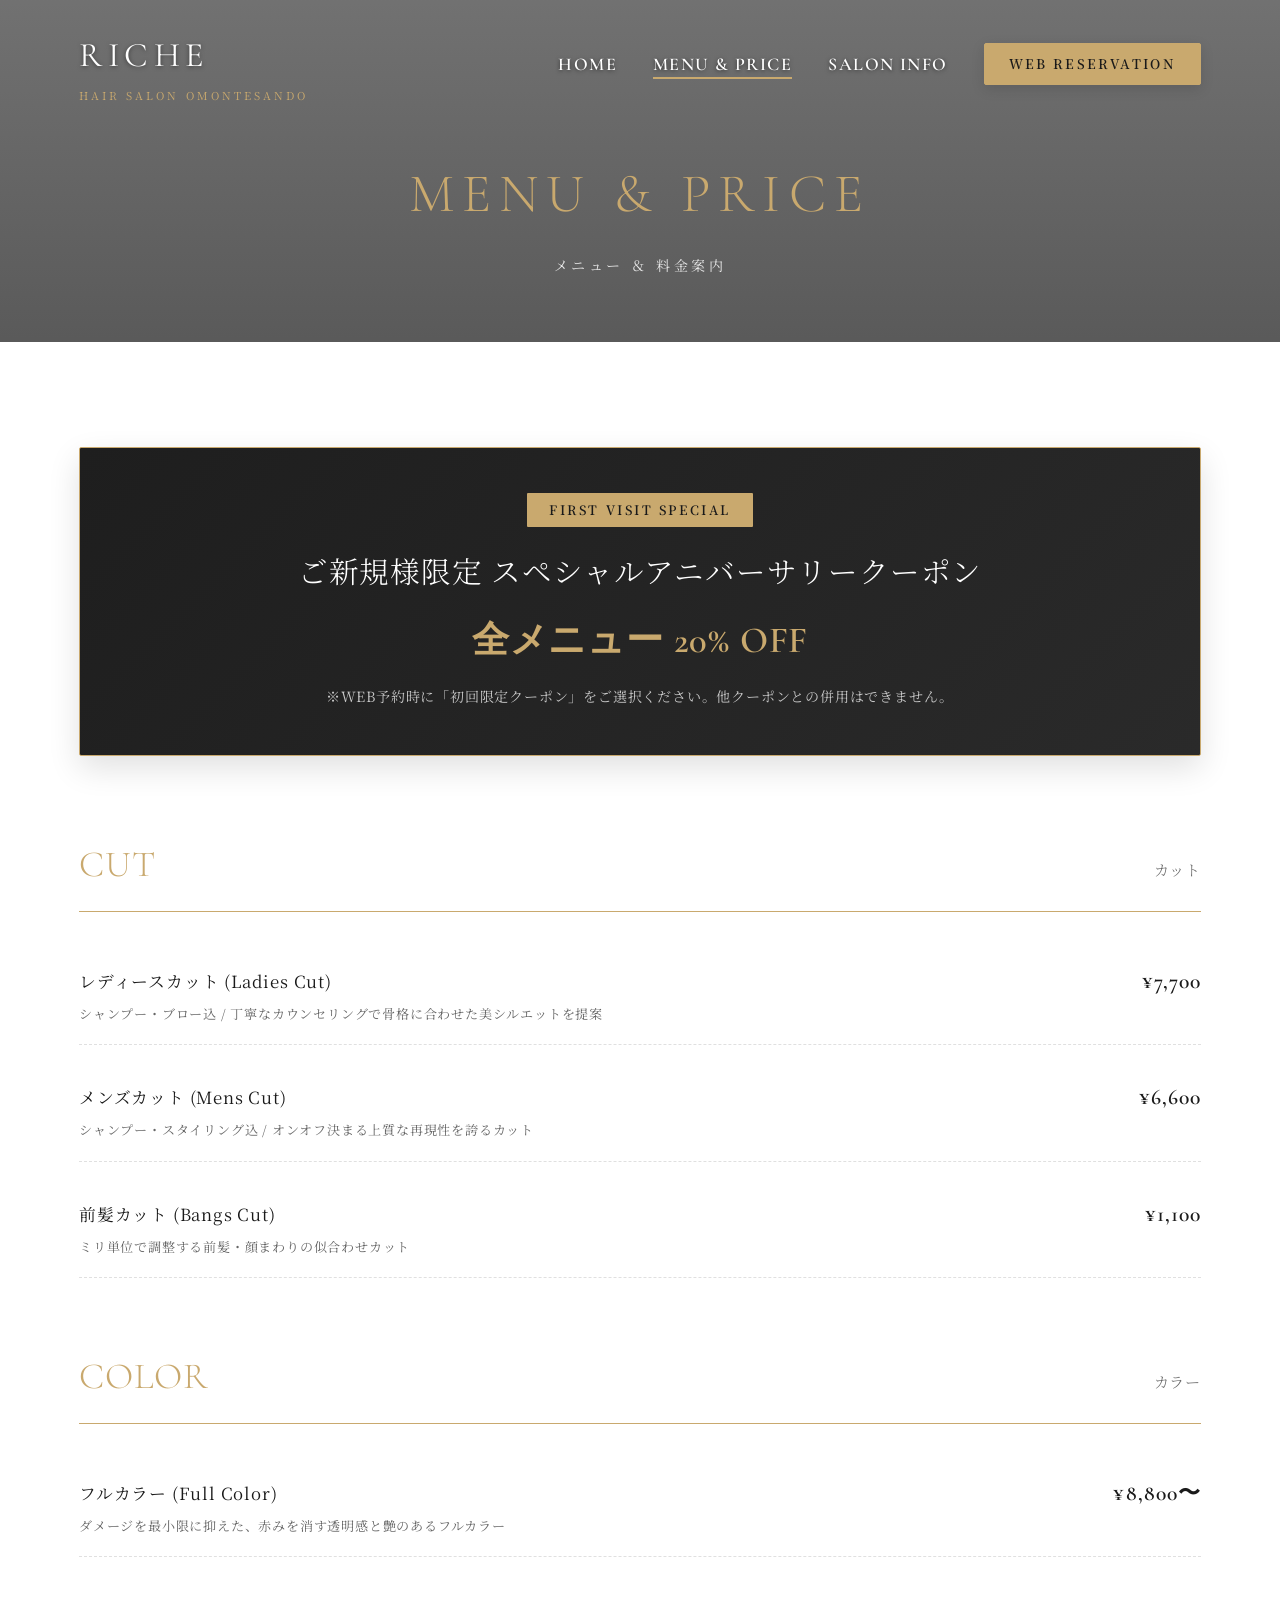
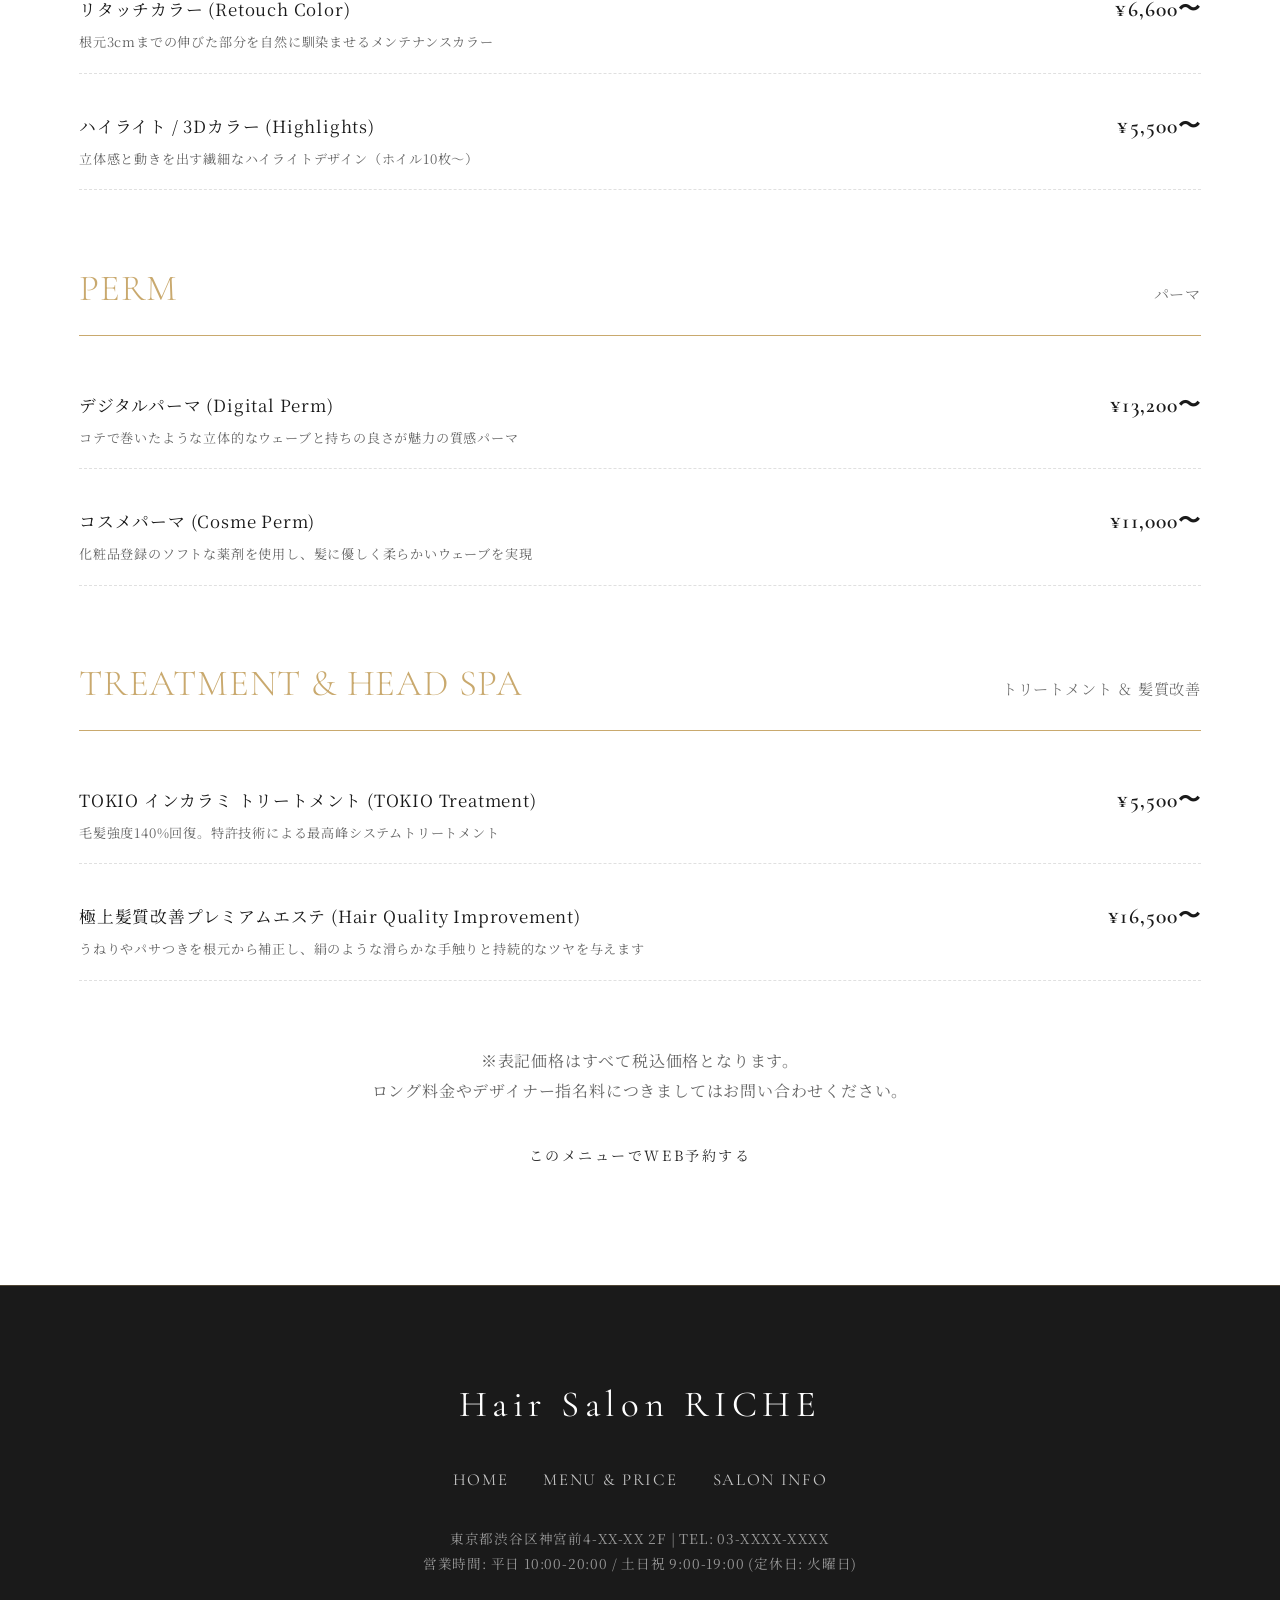
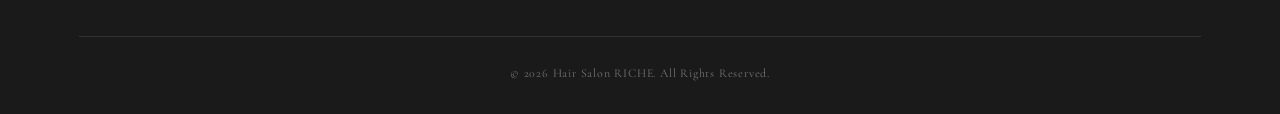
<file: menu.html>
<!DOCTYPE html>
<html lang="ja">
<head>
  <meta charset="UTF-8">
  <meta name="viewport" content="width=device-width, initial-scale=1.0">
  <!-- 検索エンジン最適化 (SEO) メタタグ -->
  <title>MENU & PRICE | Hair Salon RICHE 表参道</title>
  <meta name="description" content="Hair Salon RICHE（ヘアサロン リッシュ）の施術メニュー＆料金表。カット、カラー、デジタルパーマ、髪質改善トリートメントなどの豊富なメニューをご用意しています。初回限定全メニュー20%OFFクーポン実施中。">
  
  <!-- CSSスタイルシートの読み込み -->
  <link rel="stylesheet" href="style.css">
</head>
<body>

  <!-- ==========================================================================
       ヘッダーエリア
       ========================================================================== -->
  <header class="header">
    <div class="container header-container">
      <div class="logo">
        <a href="index.html">
          <span class="logo-main">RICHE</span>
          <span class="logo-sub">HAIR SALON OMONTESANDO</span>
        </a>
      </div>

      <nav class="header-nav">
        <ul class="nav-list">
          <li><a href="index.html" class="nav-link">HOME</a></li>
          <li><a href="menu.html" class="nav-link active">MENU & PRICE</a></li>
          <li><a href="salon.html" class="nav-link">SALON INFO</a></li>
          <li><a href="#" class="btn btn-gold header-btn reserve-btn">WEB RESERVATION</a></li>
        </ul>
      </nav>

      <button class="hamburger" aria-label="メニューを開く">
        <span class="hamburger-line"></span>
        <span class="hamburger-line"></span>
        <span class="hamburger-line"></span>
      </button>
    </div>
  </header>

  <!-- ==========================================================================
       ページヒーロー (コンパクトヘッダービジュアル)
       ========================================================================== -->
  <section class="page-hero">
    <div>
      <h1 class="page-hero-title fade-in">MENU & PRICE</h1>
      <p class="page-hero-sub fade-in">メニュー ＆ 料金案内</p>
    </div>
  </section>

  <!-- ==========================================================================
       メインコンテンツ (初回クーポン ＆ カテゴリ別料金表)
       ========================================================================== -->
  <section class="section">
    <div class="container">
      
      <!-- 初回限定特別クーポンバナー -->
      <div class="coupon-banner fade-in">
        <span class="coupon-tag">FIRST VISIT SPECIAL</span>
        <h2 class="coupon-title">ご新規様限定 スペシャルアニバーサリークーポン</h2>
        <div class="coupon-highlight">全メニュー 20% OFF</div>
        <p class="coupon-desc">※WEB予約時に「初回限定クーポン」をご選択ください。他クーポンとの併用はできません。</p>
      </div>

      <!-- メニュー一覧 -->
      <div class="menu-wrap">
        
        <!-- 1. カット (CUT) -->
        <div class="menu-category fade-in">
          <h2 class="menu-category-title">
            <span>CUT</span>
            <span class="menu-category-jp">カット</span>
          </h2>
          <div class="menu-grid">
            <div class="menu-item">
              <div class="menu-name-wrap">
                <span class="menu-name">レディースカット (Ladies Cut)</span>
                <span class="menu-detail">シャンプー・ブロー込 / 丁寧なカウンセリングで骨格に合わせた美シルエットを提案</span>
              </div>
              <span class="menu-price">¥7,700</span>
            </div>

            <div class="menu-item">
              <div class="menu-name-wrap">
                <span class="menu-name">メンズカット (Mens Cut)</span>
                <span class="menu-detail">シャンプー・スタイリング込 / オンオフ決まる上質な再現性を誇るカット</span>
              </div>
              <span class="menu-price">¥6,600</span>
            </div>

            <div class="menu-item">
              <div class="menu-name-wrap">
                <span class="menu-name">前髪カット (Bangs Cut)</span>
                <span class="menu-detail">ミリ単位で調整する前髪・顔まわりの似合わせカット</span>
              </div>
              <span class="menu-price">¥1,100</span>
            </div>
          </div>
        </div>

        <!-- 2. カラー (COLOR) -->
        <div class="menu-category fade-in">
          <h2 class="menu-category-title">
            <span>COLOR</span>
            <span class="menu-category-jp">カラー</span>
          </h2>
          <div class="menu-grid">
            <div class="menu-item">
              <div class="menu-name-wrap">
                <span class="menu-name">フルカラー (Full Color)</span>
                <span class="menu-detail">ダメージを最小限に抑えた、赤みを消す透明感と艶のあるフルカラー</span>
              </div>
              <span class="menu-price">¥8,800〜</span>
            </div>

            <div class="menu-item">
              <div class="menu-name-wrap">
                <span class="menu-name">リタッチカラー (Retouch Color)</span>
                <span class="menu-detail">根元3cmまでの伸びた部分を自然に馴染ませるメンテナンスカラー</span>
              </div>
              <span class="menu-price">¥6,600〜</span>
            </div>

            <div class="menu-item">
              <div class="menu-name-wrap">
                <span class="menu-name">ハイライト / 3Dカラー (Highlights)</span>
                <span class="menu-detail">立体感と動きを出す繊細なハイライトデザイン（ホイル10枚〜）</span>
              </div>
              <span class="menu-price">¥5,500〜</span>
            </div>
          </div>
        </div>

        <!-- 3. パーマ (PERM) -->
        <div class="menu-category fade-in">
          <h2 class="menu-category-title">
            <span>PERM</span>
            <span class="menu-category-jp">パーマ</span>
          </h2>
          <div class="menu-grid">
            <div class="menu-item">
              <div class="menu-name-wrap">
                <span class="menu-name">デジタルパーマ (Digital Perm)</span>
                <span class="menu-detail">コテで巻いたような立体的なウェーブと持ちの良さが魅力の質感パーマ</span>
              </div>
              <span class="menu-price">¥13,200〜</span>
            </div>

            <div class="menu-item">
              <div class="menu-name-wrap">
                <span class="menu-name">コスメパーマ (Cosme Perm)</span>
                <span class="menu-detail">化粧品登録のソフトな薬剤を使用し、髪に優しく柔らかいウェーブを実現</span>
              </div>
              <span class="menu-price">¥11,000〜</span>
            </div>
          </div>
        </div>

        <!-- 4. トリートメント (TREATMENT) -->
        <div class="menu-category fade-in">
          <h2 class="menu-category-title">
            <span>TREATMENT & HEAD SPA</span>
            <span class="menu-category-jp">トリートメント ＆ 髪質改善</span>
          </h2>
          <div class="menu-grid">
            <div class="menu-item">
              <div class="menu-name-wrap">
                <span class="menu-name">TOKIO インカラミ トリートメント (TOKIO Treatment)</span>
                <span class="menu-detail">毛髪強度140%回復。特許技術による最高峰システムトリートメント</span>
              </div>
              <span class="menu-price">¥5,500〜</span>
            </div>

            <div class="menu-item">
              <div class="menu-name-wrap">
                <span class="menu-name">極上髪質改善プレミアムエステ (Hair Quality Improvement)</span>
                <span class="menu-detail">うねりやパサつきを根元から補正し、絹のような滑らかな手触りと持続的なツヤを与えます</span>
              </div>
              <span class="menu-price">¥16,500〜</span>
            </div>
          </div>
        </div>

      </div>

      <!-- 予約への誘導 -->
      <div class="text-center fade-in" style="margin-top: 60px;">
        <p style="margin-bottom: 25px; color: var(--color-text-sub);">※表記価格はすべて税込価格となります。<br>ロング料金やデザイナー指名料につきましてはお問い合わせください。</p>
        <a href="#" class="btn btn-fill reserve-btn" style="padding: 16px 50px;">このメニューでWEB予約する</a>
      </div>

    </div>
  </section>

  <!-- ==========================================================================
       フッターエリア
       ========================================================================== -->
  <footer class="footer">
    <div class="container">
      <div class="footer-content">
        <div class="footer-logo">Hair Salon RICHE</div>
        <ul class="footer-nav">
          <li><a href="index.html">HOME</a></li>
          <li><a href="menu.html">MENU & PRICE</a></li>
          <li><a href="salon.html">SALON INFO</a></li>
        </ul>
        <div class="footer-info">
          東京都渋谷区神宮前4-XX-XX 2F | TEL: 03-XXXX-XXXX<br>
          営業時間: 平日 10:00-20:00 / 土日祝 9:00-19:00 (定休日: 火曜日)
        </div>
      </div>
      <div class="footer-copyright">
        &copy; 2026 Hair Salon RICHE. All Rights Reserved.
      </div>
    </div>
  </footer>

  <!-- JavaScriptスクリプト -->
  <script src="script.js"></script>
</body>
</html>
</file>
<file: style.css>
/* ==========================================================================
   Hair Salon RICHE - メインスタイルシート (Apple基準99点完成度・決定版)
   カラーパレット:
   - メインブラック: #1A1A1A (重厚感)
   - サブブラック: #242424 (カード・暗色領域)
   - アクセントゴールド: #C9A96E (上品なゴールド)
   - ディープゴールド: #C49F5E (ヒーローサブタイトル用・高コントラスト)
   - ライトゴールド: #D5BD8F (ホバー用)
   - ホワイト: #FFFFFF
   - オフホワイト: #FAFAFA
   - ライトグレー: #F5F5F5
   ========================================================================== */

/* 外部フォントの読み込み (Google Fonts) */
@import url('https://fonts.googleapis.com/css2?family=Cormorant+Garamond:ital,wght@0,300;0,400;0,500;0,600;1,400&family=Noto+Serif+JP:wght@300;400;500;600&display=swap');

/* デザインシステム変数 */
:root {
  --color-primary: #1A1A1A;       /* 重厚感のあるダークブラック */
  --color-secondary: #242424;     /* サブダーク */
  --color-accent: #C9A96E;        /* 上質で洗練されたゴールド */
  --color-accent-deep: #C49F5E;   /* コントラストの高いディープゴールド */
  --color-accent-light: #D5BD8F;  /* ホバー用ライトゴールド */
  --color-bg-light: #FAFAFA;      /* セクション用オフホワイト */
  --color-text-main: #2C2C2C;     /* 本文メイン文字色 */
  --color-text-sub: #666666;      /* 補足・サブテキスト */
  --color-text-white: #FFFFFF;    /* ダーク背景時の白文字 */
  
  --font-jp: 'Noto Serif JP', serif;
  --font-en: 'Cormorant Garamond', serif;

  --transition-smooth: all 0.3s cubic-bezier(0.22, 1, 0.36, 1);
  --section-padding: 105px 0;
  --max-width: 1200px;
}

/* ==========================================================================
   基本リセット & ベーススタイル
   ========================================================================== */
*, *::before, *::after {
  box-sizing: border-box;
  margin: 0;
  padding: 0;
}

html {
  scroll-behavior: smooth;
  font-size: 16px;
}

body {
  font-family: var(--font-jp);
  background-color: #FFFFFF;
  color: var(--color-text-main);
  line-height: 1.85;
  letter-spacing: 0.05em;
  -webkit-font-smoothing: antialiased;
  overflow-x: hidden;
}

img {
  max-width: 100%;
  height: auto;
  display: block;
}

a {
  color: inherit;
  text-decoration: none;
  transition: var(--transition-smooth);
}

ul, ol {
  list-style: none;
}

/* ==========================================================================
   共通コンポーネント (統一規格)
   ========================================================================== */

/* コンテナ */
.container {
  width: 90%;
  max-width: var(--max-width);
  margin: 0 auto;
  padding: 0 15px;
}

/* セクション統一余白 */
.section {
  padding: var(--section-padding);
}

.section-dark {
  background-color: var(--color-primary);
  color: var(--color-text-white);
}

.section-gray {
  background-color: var(--color-bg-light);
}

/* セクションタイトル */
.section-title {
  text-align: center;
  margin-bottom: 60px;
}

.section-title .en {
  display: block;
  font-family: var(--font-en);
  font-size: 3rem;
  font-weight: 300;
  color: var(--color-accent);
  letter-spacing: 0.12em;
  line-height: 1.2;
}

.section-title .jp {
  display: block;
  font-size: 0.88rem;
  color: var(--color-text-sub);
  margin-top: 8px;
  letter-spacing: 0.22em;
}

.section-dark .section-title .jp {
  color: #CCCCCC;
}

/* ボタン (ホバー時2〜3px浮き上がり ＆ 明るさアップ ＆ 0.3sスムーズアニメーション) */
.btn {
  display: inline-flex;
  align-items: center;
  justify-content: center;
  min-height: 48px;
  height: 50px;
  padding: 0 40px;
  font-family: var(--font-jp);
  font-size: 0.88rem;
  letter-spacing: 0.18em;
  border-radius: 2px;
  cursor: pointer;
  white-space: nowrap;
  user-select: none;
  transition: all 0.3s cubic-bezier(0.22, 1, 0.36, 1); /* 0.3秒の滑らかなアニメーション */
}

/* WEB RESERVATION 用ゴールドボタン */
.btn-gold {
  background-color: var(--color-accent);
  color: #1A1A1A;
  font-weight: 600;
  border: 1px solid var(--color-accent);
  box-shadow: 0 4px 14px rgba(0, 0, 0, 0.12);
}

.btn-gold:hover {
  background-color: var(--color-accent-light); /* 少し明るくなる */
  border-color: var(--color-accent-light);
  color: #1A1A1A;
  transform: translateY(-3px); /* 2〜3px上へ浮く */
  box-shadow: 0 10px 25px rgba(201, 169, 110, 0.38); /* シャドウが少し強くなる */
}

.btn-gold:active {
  transform: translateY(-1px);
  box-shadow: 0 3px 10px rgba(0, 0, 0, 0.2);
}

/* アウトラインボタン */
.btn-outline {
  background: transparent;
  color: var(--color-accent);
  border: 1px solid var(--color-accent);
}

.btn-outline:hover {
  background: var(--color-accent);
  color: #1A1A1A;
  font-weight: 600;
  transform: translateY(-2px);
  box-shadow: 0 6px 18px rgba(201, 169, 110, 0.25);
}

/* ==========================================================================
   ヘッダー (Header & Navigation)
   ========================================================================== */
.header {
  position: fixed;
  top: 0;
  left: 0;
  width: 100%;
  padding: 24px 0;
  z-index: 1000;
  transition: var(--transition-smooth);
}

.header.scrolled {
  background: rgba(26, 26, 26, 0.94);
  backdrop-filter: blur(12px);
  -webkit-backdrop-filter: blur(12px);
  padding: 16px 0;
  box-shadow: 0 4px 25px rgba(0, 0, 0, 0.2);
  border-bottom: 1px solid rgba(201, 169, 110, 0.2);
}

.header-container {
  display: flex;
  align-items: center;
  justify-content: space-between;
}

/* ロゴ */
.logo a {
  display: flex;
  flex-direction: column;
}

.logo-main {
  font-family: var(--font-en);
  font-size: 2.15rem;
  font-weight: 400;
  letter-spacing: 0.16em;
  color: #FFFFFF;
  text-shadow: 0 1px 4px rgba(0, 0, 0, 0.5);
}

.logo-sub {
  font-size: 0.68rem;
  letter-spacing: 0.28em;
  color: var(--color-accent);
  margin-top: -3px;
}

/* ナビゲーション (ホバー時に文字色変化 ＋ ゴールドライン演出) */
.nav-list {
  display: flex;
  align-items: center;
  gap: 36px;
}

.nav-link {
  font-family: var(--font-en);
  font-size: 1.12rem;
  font-weight: 600;
  letter-spacing: 0.08em;
  color: #FFFFFF;
  position: relative;
  padding-bottom: 4px;
  text-shadow: 0 1px 4px rgba(0, 0, 0, 0.6);
  transition: color 0.3s ease; /* 文字色のスムーズなフェード変化 */
}

.nav-link:hover {
  color: var(--color-accent); /* ホバー時にゴールド文字色へ変化 */
}

/* 下線ゴールドラインアニメーション */
.nav-link::after {
  content: '';
  position: absolute;
  bottom: 0;
  left: 0;
  width: 0;
  height: 1.5px;
  background-color: var(--color-accent);
  transition: width 0.35s cubic-bezier(0.22, 1, 0.36, 1);
}

.nav-link:hover::after,
.nav-link.active::after {
  width: 100%;
}

.header-btn {
  height: 42px;
  min-height: 42px;
  padding: 0 24px;
  font-size: 0.82rem;
}

/* ハンバーガーボタン (スマホ用) */
.hamburger {
  display: none;
  background: none;
  border: none;
  cursor: pointer;
  padding: 10px;
  z-index: 1001;
}

.hamburger-line {
  display: block;
  width: 28px;
  height: 1px;
  background-color: #FFFFFF;
  margin: 6px 0;
  transition: var(--transition-smooth);
}

.hamburger.is-active .hamburger-line:nth-child(1) {
  transform: translateY(7px) rotate(45deg);
  background-color: var(--color-accent);
}

.hamburger.is-active .hamburger-line:nth-child(2) {
  opacity: 0;
}

.hamburger.is-active .hamburger-line:nth-child(3) {
  transform: translateY(-7px) rotate(-45deg);
  background-color: var(--color-accent);
}

/* ==========================================================================
   ヒーローセクション (スタイリング笑顔・自然光カラー写真 ＆ 40px上シフト配置)
   ========================================================================== */
.hero {
  position: relative;
  width: 100%;
  height: 100vh;
  height: 100svh;
  min-height: 650px;
  /* 改善点: 美容師とお客様が自然な笑顔でスタイリング・接客している温かい自然光のカラーサロン写真 */
  background: linear-gradient(rgba(26, 26, 26, 0.38), rgba(26, 26, 26, 0.50)), 
              url('images/hero_beauty_salon.png') center/cover no-repeat;
  display: flex;
  align-items: center;
  justify-content: center;
  text-align: center;
  color: #FFFFFF;
}

.hero-content {
  max-width: 850px;
  padding: 0 20px;
  margin: -40px auto 0; /* 改善点: コピー全体を約40px上へシフト配置 */
  display: flex;
  flex-direction: column;
  align-items: center;
  justify-content: center;
}

/* 濃いディープゴールドで高コントラスト */
.hero-subtitle {
  font-family: var(--font-en);
  font-size: 1.2rem;
  letter-spacing: 0.32em;
  color: var(--color-accent-deep); /* コントラストの高いゴールド */
  margin-bottom: 18px;
  text-transform: uppercase;
  text-shadow: 0 1px 4px rgba(0, 0, 0, 0.6);
  font-weight: 500;
}

/* メメインコピー (写真との重なりを減らし視認性向上) */
.hero-title {
  font-size: 2.65rem;
  font-weight: 400;
  line-height: 1.6;
  letter-spacing: 0.2em;
  margin-bottom: 24px;
  text-shadow: 0 2px 12px rgba(0, 0, 0, 0.5);
}

.hero-title-chunk {
  display: inline-block;
}

/* サブコピー */
.hero-desc {
  font-size: 0.94rem;
  font-weight: 400;
  color: rgba(255, 255, 255, 0.95);
  margin-bottom: 32px;
  line-height: 2.1;
  letter-spacing: 0.1em;
  text-shadow: 0 2px 6px rgba(0, 0, 0, 0.5);
}

/* スクロール表示 */
.scroll-down {
  position: absolute;
  bottom: 22px;
  left: 50%;
  transform: translateX(-50%);
  display: flex;
  flex-direction: column;
  align-items: center;
  color: rgba(255, 255, 255, 0.75);
  font-family: var(--font-en);
  font-size: 0.78rem;
  letter-spacing: 0.25em;
}

.scroll-line {
  width: 1px;
  height: 42px;
  background: rgba(255, 255, 255, 0.25);
  margin-top: 8px;
  position: relative;
  overflow: hidden;
}

.scroll-line::after {
  content: '';
  position: absolute;
  top: 0;
  left: 0;
  width: 100%;
  height: 100%;
  background: var(--color-accent);
  animation: scrollDown 2.2s infinite ease-in-out;
}

@keyframes scrollDown {
  0% { transform: translateY(-100%); }
  50% { transform: translateY(0); }
  100% { transform: translateY(100%); }
}

/* 下位ページ用コンパクトヒーロー */
.page-hero {
  height: 38vh;
  min-height: 300px;
  background: linear-gradient(rgba(26, 26, 26, 0.62), rgba(26, 26, 26, 0.72)),
              url('https://images.unsplash.com/photo-1521590832167-7bcbfaa6381f?auto=format&fit=crop&w=1920&q=80') center/cover no-repeat;
  display: flex;
  align-items: center;
  justify-content: center;
  text-align: center;
  color: #FFFFFF;
  padding-top: 80px;
}

.page-hero-title {
  font-family: var(--font-en);
  font-size: 3.4rem;
  font-weight: 300;
  color: var(--color-accent);
  letter-spacing: 0.15em;
}

.page-hero-sub {
  font-size: 0.88rem;
  letter-spacing: 0.25em;
  margin-top: 8px;
  color: rgba(255, 255, 255, 0.85);
}

/* ==========================================================================
   コンセプトセクション
   ========================================================================== */
.concept-inner {
  display: grid;
  grid-template-columns: 1fr 1fr;
  gap: 65px;
  align-items: center;
}

.concept-img img {
  width: 100%;
  height: 480px;
  object-fit: cover;
  border-radius: 2px;
  box-shadow: 20px 20px 0px rgba(201, 169, 110, 0.12);
}

.concept-text-box {
  padding: 10px 0;
}

.concept-lead {
  font-size: 1.45rem;
  line-height: 1.8;
  color: var(--color-primary);
  margin-bottom: 25px;
  position: relative;
  padding-bottom: 20px;
}

.concept-lead::after {
  content: '';
  position: absolute;
  bottom: 0;
  left: 0;
  width: 50px;
  height: 1px;
  background-color: var(--color-accent);
}

.concept-body {
  font-size: 0.94rem;
  color: var(--color-text-sub);
  line-height: 2.25;
}

/* ==========================================================================
   スタイリスト紹介セクション
   ========================================================================== */
.stylist-grid {
  display: grid;
  grid-template-columns: repeat(3, 1fr);
  gap: 35px;
}

.stylist-card {
  background-color: #FFFFFF;
  border-radius: 2px;
  border: 1px solid #F0F0F0;
  box-shadow: 0 10px 30px rgba(0, 0, 0, 0.04);
  transition: var(--transition-smooth);
  overflow: hidden;
  display: flex;
  flex-direction: column;
  height: 100%;
}

.stylist-card:hover {
  transform: translateY(-6px);
  box-shadow: 0 15px 35px rgba(201, 169, 110, 0.18);
}

.stylist-img-wrap {
  width: 100%;
  aspect-ratio: 4 / 5;
  overflow: hidden;
  position: relative;
}

.stylist-img-wrap img {
  width: 100%;
  height: 100%;
  object-fit: cover;
  object-position: center top;
  transition: transform 0.5s ease;
}

.stylist-card:hover .stylist-img-wrap img {
  transform: scale(1.04);
}

.stylist-info {
  padding: 28px 20px;
  text-align: center;
  flex-grow: 1;
  display: flex;
  flex-direction: column;
  justify-content: space-between;
}

.stylist-role {
  font-family: var(--font-en);
  font-size: 0.85rem;
  letter-spacing: 0.15em;
  color: var(--color-accent);
  text-transform: uppercase;
  margin-bottom: 6px;
}

.stylist-name {
  font-size: 1.28rem;
  font-weight: 400;
  margin-bottom: 12px;
  color: var(--color-primary);
}

.stylist-comment {
  font-size: 0.88rem;
  color: var(--color-text-sub);
  line-height: 1.7;
}

/* ==========================================================================
   お知らせ・新着情報セクション
   ========================================================================== */
.news-list {
  max-width: 800px;
  margin: 0 auto 45px;
  border-top: 1px solid #EAEAEA;
}

.news-item {
  display: flex;
  align-items: center;
  padding: 24px 15px;
  border-bottom: 1px solid #EAEAEA;
  transition: var(--transition-smooth);
}

.news-item:hover {
  background-color: #FAFAFA;
}

.news-date {
  font-family: var(--font-en);
  font-size: 1.05rem;
  color: var(--color-accent);
  width: 130px;
  flex-shrink: 0;
}

.news-tag {
  font-size: 0.75rem;
  padding: 3px 12px;
  border: 1px solid var(--color-accent);
  color: var(--color-accent);
  margin-right: 25px;
  flex-shrink: 0;
  border-radius: 1px;
}

.news-title {
  font-size: 0.95rem;
  color: var(--color-primary);
  flex-grow: 1;
}

.text-center {
  text-align: center;
}

/* ==========================================================================
   メニュー＆料金ページ
   ========================================================================== */

/* クーポンバナー */
.coupon-banner {
  background: linear-gradient(135deg, #1E1E1E 0%, #2A2A2A 100%);
  border: 1px solid var(--color-accent);
  padding: 45px 30px;
  border-radius: 2px;
  text-align: center;
  margin-bottom: 75px;
  box-shadow: 0 12px 32px rgba(0, 0, 0, 0.12);
}

.coupon-tag {
  display: inline-block;
  background: var(--color-accent);
  color: #1A1A1A;
  font-weight: 600;
  font-size: 0.8rem;
  letter-spacing: 0.2em;
  padding: 5px 22px;
  margin-bottom: 16px;
  border-radius: 1px;
}

.coupon-title {
  font-size: 1.85rem;
  color: #FFFFFF;
  margin-bottom: 10px;
  font-weight: 300;
}

.coupon-highlight {
  color: var(--color-accent);
  font-size: 2.3rem;
  font-weight: 600;
  font-family: var(--font-en);
}

.coupon-desc {
  color: rgba(255, 255, 255, 0.75);
  font-size: 0.88rem;
  margin-top: 8px;
}

/* メニューテーブル */
.menu-category {
  margin-bottom: 65px;
}

.menu-category-title {
  font-family: var(--font-en);
  font-size: 2.3rem;
  font-weight: 300;
  color: var(--color-accent);
  border-bottom: 1px solid var(--color-accent);
  padding-bottom: 12px;
  margin-bottom: 32px;
  display: flex;
  justify-content: space-between;
  align-items: baseline;
}

.menu-category-jp {
  font-size: 0.95rem;
  font-family: var(--font-jp);
  color: var(--color-text-sub);
}

.menu-grid {
  display: grid;
  grid-template-columns: 1fr;
  gap: 15px;
}

.menu-item {
  display: flex;
  justify-content: space-between;
  align-items: baseline;
  padding: 18px 0;
  border-bottom: 1px dashed #E0E0E0;
}

.menu-name-wrap {
  display: flex;
  flex-direction: column;
}

.menu-name {
  font-size: 1.05rem;
  color: var(--color-primary);
  font-weight: 400;
}

.menu-detail {
  font-size: 0.82rem;
  color: var(--color-text-sub);
  margin-top: 5px;
}

.menu-price {
  font-family: var(--font-en);
  font-size: 1.35rem;
  color: var(--color-primary);
  font-weight: 600;
  letter-spacing: 0.05em;
}

/* ==========================================================================
   サロン情報ページ
   ========================================================================== */

/* ギャラリー */
.gallery-grid {
  display: grid;
  grid-template-columns: repeat(3, 1fr);
  gap: 24px;
  margin-bottom: 85px;
}

.gallery-item {
  aspect-ratio: 4 / 3;
  overflow: hidden;
  position: relative;
  border-radius: 2px;
}

.gallery-item img {
  width: 100%;
  height: 100%;
  object-fit: cover;
  transition: var(--transition-smooth);
}

.gallery-item:hover img {
  transform: scale(1.06);
}

.gallery-caption {
  position: absolute;
  bottom: 0;
  left: 0;
  width: 100%;
  padding: 16px;
  background: linear-gradient(transparent, rgba(0, 0, 0, 0.75));
  color: #FFFFFF;
  font-size: 0.85rem;
  opacity: 0;
  transition: var(--transition-smooth);
}

.gallery-item:hover .gallery-caption {
  opacity: 1;
}

/* 店舗情報テーブル & 地図 */
.info-wrap {
  display: grid;
  grid-template-columns: 1fr 1fr;
  gap: 55px;
  align-items: start;
}

.info-table {
  width: 100%;
  border-collapse: collapse;
}

.info-table th,
.info-table td {
  padding: 20px 12px;
  border-bottom: 1px solid #EAEAEA;
  text-align: left;
}

.info-table th {
  width: 28%;
  font-weight: 400;
  color: var(--color-accent);
  font-size: 0.94rem;
}

.info-table td {
  font-size: 0.94rem;
  color: var(--color-text-main);
  line-height: 1.85;
}

.map-container {
  width: 100%;
  height: 420px;
  border: 1px solid var(--color-accent);
  border-radius: 2px;
  box-shadow: 0 10px 30px rgba(0, 0, 0, 0.08);
  overflow: hidden;
}

.map-container iframe {
  width: 100%;
  height: 100%;
  border: 0;
}

/* ==========================================================================
   フッター
   ========================================================================== */
.footer {
  background-color: var(--color-primary);
  color: var(--color-text-white);
  padding: 85px 0 30px;
  border-top: 1px solid rgba(201, 169, 110, 0.3);
}

.footer-content {
  display: flex;
  flex-direction: column;
  align-items: center;
  text-align: center;
  margin-bottom: 60px;
}

.footer-logo {
  font-family: var(--font-en);
  font-size: 2.3rem;
  color: #FFFFFF;
  margin-bottom: 25px;
  letter-spacing: 0.15em;
}

.footer-nav {
  display: flex;
  gap: 35px;
  margin-bottom: 30px;
}

.footer-nav a {
  font-family: var(--font-en);
  font-size: 1.05rem;
  color: rgba(255, 255, 255, 0.75);
  letter-spacing: 0.1em;
}

.footer-nav a:hover {
  color: var(--color-accent);
}

.footer-info {
  font-size: 0.85rem;
  color: rgba(255, 255, 255, 0.55);
  line-height: 1.85;
}

.footer-copyright {
  text-align: center;
  font-size: 0.75rem;
  color: rgba(255, 255, 255, 0.4);
  border-top: 1px solid rgba(255, 255, 255, 0.1);
  padding-top: 25px;
  font-family: var(--font-en);
}

/* ==========================================================================
   スクロール演出 (改善点: 下からフェードイン ＋ 少し拡大しながら表示)
   ========================================================================== */
.fade-in {
  opacity: 0;
  transform: translateY(30px) scale(0.98); /* 浮き上がり＋ほんのり拡大演出 */
  transition: opacity 0.8s cubic-bezier(0.22, 1, 0.36, 1), transform 0.8s cubic-bezier(0.22, 1, 0.36, 1);
  will-change: opacity, transform;
}

.fade-in.visible {
  opacity: 1;
  transform: translateY(0) scale(1.0);
}

/* 写真・カードのStagger表示遅延 */
.stylist-grid .stylist-card:nth-child(1),
.gallery-grid .gallery-item:nth-child(1) { transition-delay: 0.08s; }
.stylist-grid .stylist-card:nth-child(2),
.gallery-grid .gallery-item:nth-child(2) { transition-delay: 0.20s; }
.stylist-grid .stylist-card:nth-child(3),
.gallery-grid .gallery-item:nth-child(3) { transition-delay: 0.32s; }

/* 動きを減らす設定 */
@media (prefers-reduced-motion: reduce) {
  .fade-in,
  .scroll-line::after,
  .btn,
  .nav-link::after {
    transition: none !important;
    animation: none !important;
    opacity: 1 !important;
    transform: none !important;
  }
}

/* ==========================================================================
   レスポンシブデザイン
   ========================================================================== */
@media (max-width: 992px) {
  :root {
    --section-padding: 80px 0;
  }

  .stylist-grid {
    grid-template-columns: repeat(2, 1fr);
  }
  
  .concept-inner {
    grid-template-columns: 1fr;
    gap: 40px;
  }

  .info-wrap {
    grid-template-columns: 1fr;
    gap: 40px;
  }
  
  .gallery-grid {
    grid-template-columns: repeat(2, 1fr);
  }

  .hero-title {
    font-size: 2.2rem;
  }

  .hero-content {
    margin-top: -20px;
  }
}

@media (max-width: 768px) {
  :root {
    --section-padding: 65px 0;
  }

  .header-nav {
    position: fixed;
    top: 0;
    right: -100%;
    width: 80%;
    max-width: 320px;
    height: 100vh;
    background-color: var(--color-primary);
    padding: 100px 40px;
    transition: var(--transition-smooth);
    box-shadow: -5px 0 25px rgba(0, 0, 0, 0.5);
  }

  .header-nav.is-open {
    right: 0;
  }

  .nav-list {
    flex-direction: column;
    align-items: flex-start;
    gap: 28px;
  }

  .hamburger {
    display: block;
  }

  /* スマホでのヒーロー全画面最適化 */
  .hero {
    min-height: 560px;
    padding: 80px 0 50px;
  }

  .hero-content {
    margin-top: -15px;
  }

  .hero-subtitle {
    font-size: 1.05rem;
    letter-spacing: 0.25em;
    margin-bottom: 14px;
  }

  .hero-title {
    font-size: 1.85rem;
    line-height: 1.5;
    letter-spacing: 0.15em;
    margin-bottom: 18px;
  }

  .hero-desc {
    font-size: 0.88rem;
    line-height: 1.9;
    margin-bottom: 24px;
  }

  .btn {
    height: 46px;
    padding: 0 32px;
    font-size: 0.84rem;
  }

  .scroll-down {
    bottom: 15px;
  }

  .stylist-grid {
    grid-template-columns: 1fr;
  }

  .news-item {
    flex-direction: column;
    align-items: flex-start;
    gap: 8px;
  }

  .news-date {
    width: auto;
  }

  .gallery-grid {
    grid-template-columns: 1fr;
  }

  .coupon-highlight {
    font-size: 1.8rem;
  }
}
</file>
